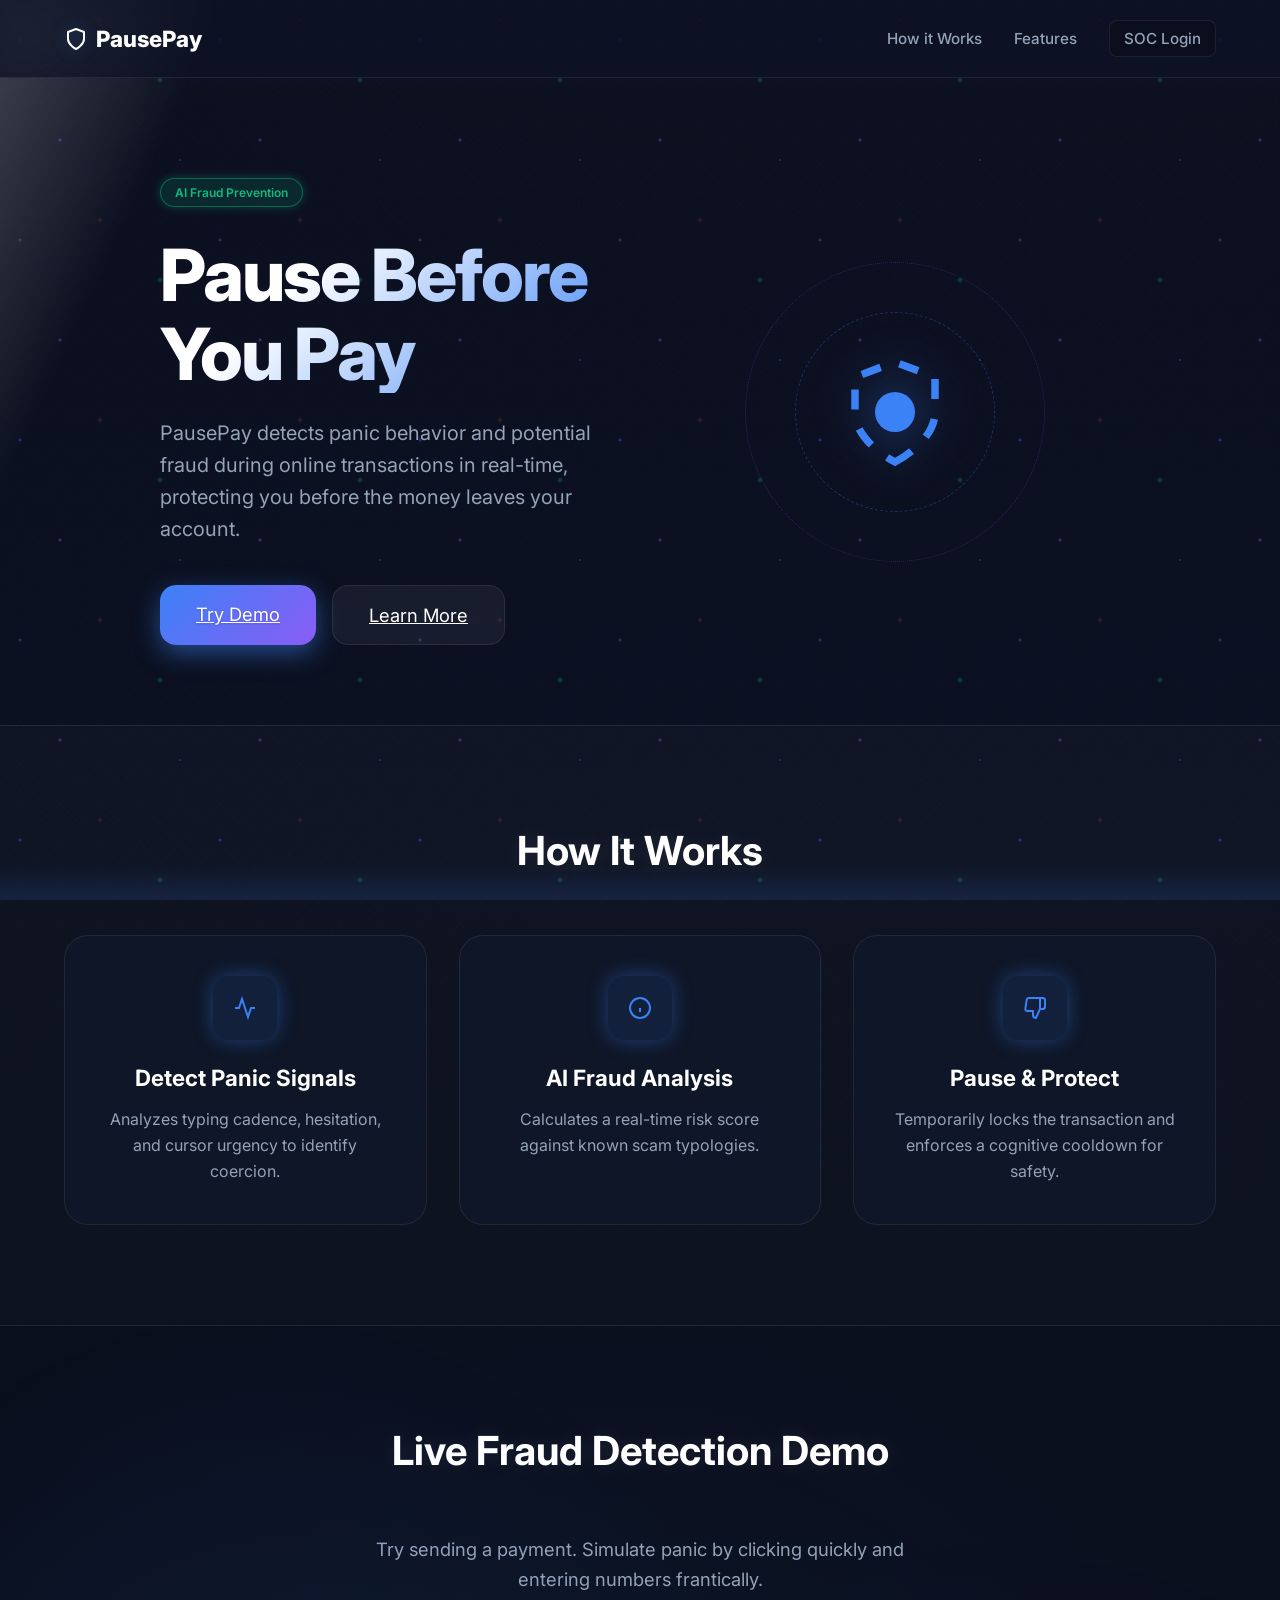
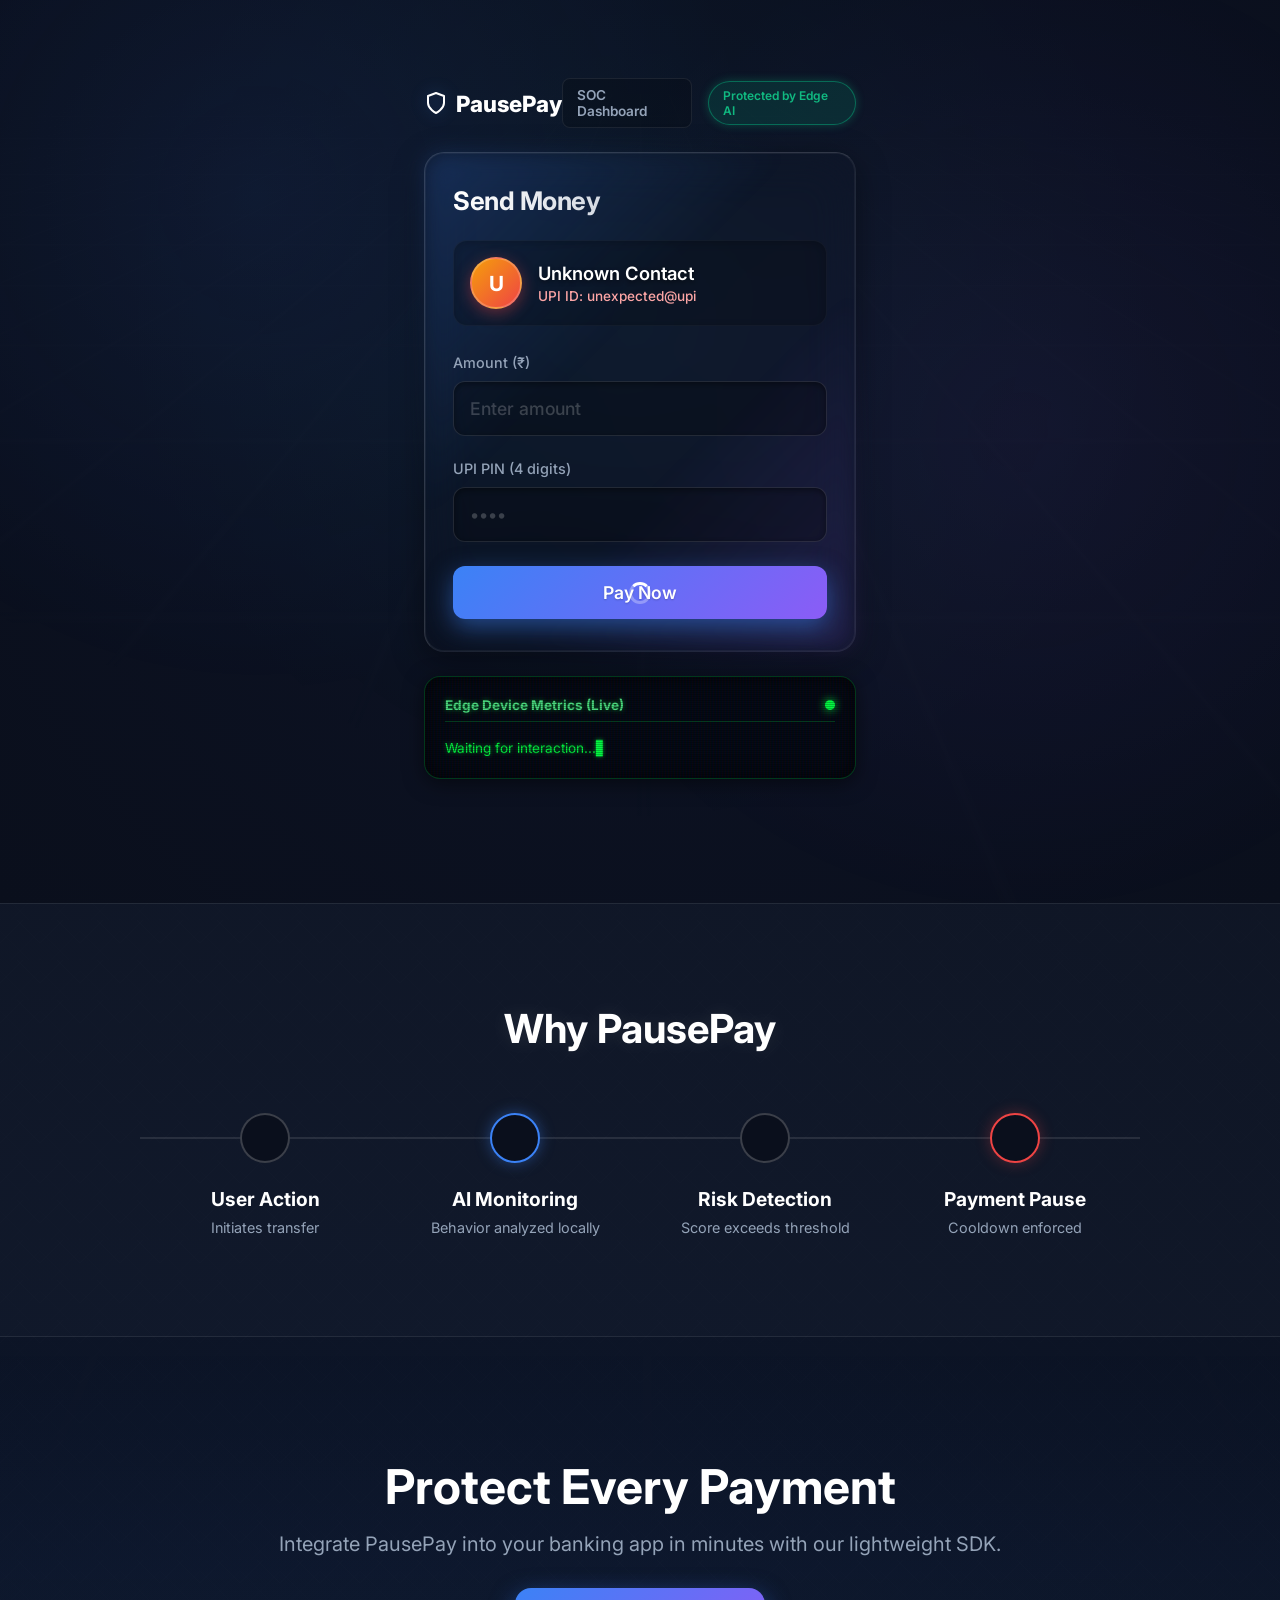
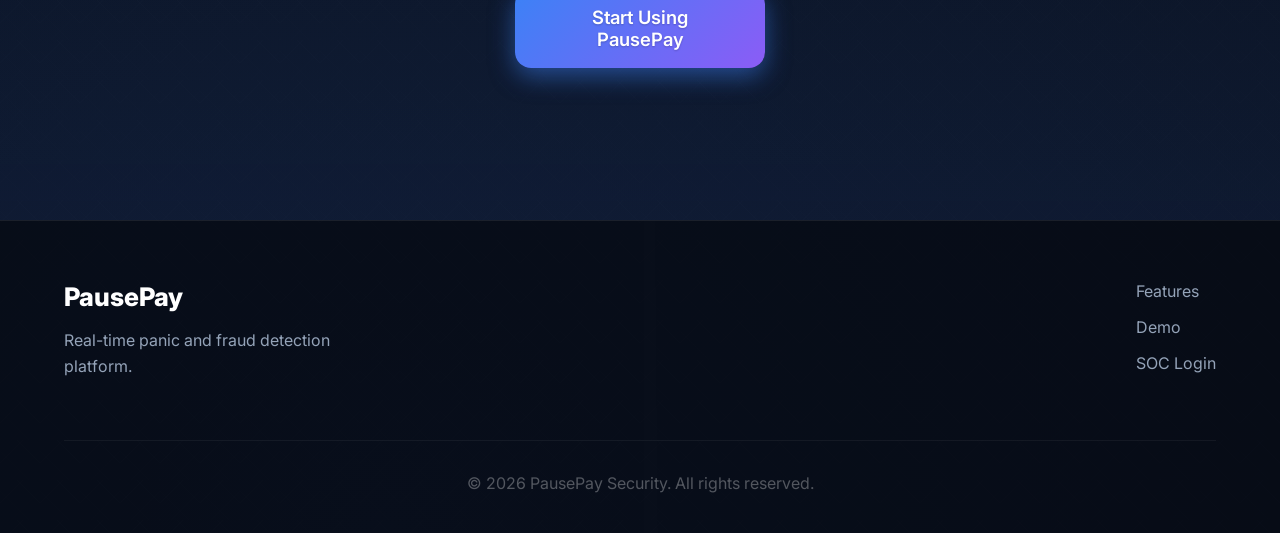
<file: index.html>
<!DOCTYPE html>
<html lang="en">

<head>
    <meta charset="UTF-8">
    <meta name="viewport" content="width=device-width, initial-scale=1.0">
    <title>PausePay - Threat Intel</title>
    <link rel="stylesheet" href="styles.css">
    <link href="https://fonts.googleapis.com/css2?family=Inter:wght@400;500;600;700&display=swap" rel="stylesheet">
</head>


<div class="site-wrapper">
   
    <nav class="main-nav">
        <div class="logo nav-logo">
            <svg width="24" height="24" viewBox="0 0 24 24" fill="none" class="shield-icon">
                <path d="M12 22s8-4 8-10V5l-8-3-8 3v7c0 6 8 10 8 10z" stroke="currentColor" stroke-width="2"
                    stroke-linecap="round" stroke-linejoin="round" />
            </svg>
            PausePay
        </div>
        <div class="nav-links">
            <a href="#how-it-works">How it Works</a>
            <a href="#features">Features</a>
            <a href="dashboard.html" target="_blank" class="dashboard-link">SOC Login</a>
        </div>
    </nav>

    <!-- Hero Section -->
    <section class="hero-section">
        <div class="hero-content">
            <div class="security-badge pulse-badge">AI Fraud Prevention</div>
            <h1 class="hero-title">Pause Before You Pay</h1>
            <p class="hero-subtitle">PausePay detects panic behavior and potential fraud during online transactions in
                real-time, protecting you before the money leaves your account.</p>
            <div class="cta-group">
                <a href="#demo" class="primary-btn hero-btn">Try Demo</a>
                <a href="#features" class="secondary-btn hero-btn">Learn More</a>
            </div>
        </div>

        <div class="hero-graphic">
            <div class="abstract-shield">
                <svg width="120" height="120" viewBox="0 0 24 24" fill="none">
                    <path d="M12 22s8-4 8-10V5l-8-3-8 3v7c0 6 8 10 8 10z" stroke="var(--accent)" stroke-width="1.5"
                        stroke-dasharray="4 4" />
                    <circle cx="12" cy="12" r="4" fill="var(--accent)" class="core-node" />
                </svg>
                <div class="orbit ring-1"></div>
                <div class="orbit ring-2"></div>
            </div>
        </div>
    </section>

    
    <section id="how-it-works" class="info-section bg-alt">
        <h2 class="section-title">How It Works</h2>
        <div class="card-grid">
            <div class="feature-card glass-card">
                <div class="icon-wrapper">
                    <svg width="24" height="24" viewBox="0 0 24 24" fill="none" stroke="currentColor" stroke-width="2">
                        <path d="M22 12h-4l-3 9L9 3l-3 9H2" />
                    </svg>
                </div>
                <h3>Detect Panic Signals</h3>
                <p>Analyzes typing cadence, hesitation, and cursor urgency to identify coercion.</p>
            </div>
            <div class="feature-card glass-card">
                <div class="icon-wrapper">
                    <svg width="24" height="24" viewBox="0 0 24 24" fill="none" stroke="currentColor" stroke-width="2">
                        <circle cx="12" cy="12" r="10" />
                        <path d="M12 16v-4" />
                        <path d="M12 8h.01" />
                    </svg>
                </div>
                <h3>AI Fraud Analysis</h3>
                <p>Calculates a real-time risk score against known scam typologies.</p>
            </div>
            <div class="feature-card glass-card">
                <div class="icon-wrapper">
                    <svg width="24" height="24" viewBox="0 0 24 24" fill="none" stroke="currentColor" stroke-width="2">
                        <path
                            d="M10 15v4a3 3 0 0 0 3 3l4-9V2H5.72a2 2 0 0 0-2 1.7l-1.38 9a2 2 0 0 0 2 2.3zm7-13h2.67A2.31 2.31 0 0 1 22 4v7a2.31 2.31 0 0 1-2.33 2H17" />
                    </svg>
                </div>
                <h3>Pause & Protect</h3>
                <p>Temporarily locks the transaction and enforces a cognitive cooldown for safety.</p>
            </div>
        </div>
    </section>

    <!-- Live Demo Section (WRAPPING ORIGINAL HTML) -->
    <section id="demo" class="demo-section">
        <div class="demo-header">
            <h2 class="section-title">Live Fraud Detection Demo</h2>
            <p>Try sending a payment. Simulate panic by clicking quickly and entering numbers frantically.</p>
        </div>

       
        <div class="background-mesh local-mesh"></div>
        <div class="payment-container">
            <!-- Header -->
            <header>
                <div class="logo">
                    <svg width="24" height="24" viewBox="0 0 24 24" fill="none" class="shield-icon">
                        <path d="M12 22s8-4 8-10V5l-8-3-8 3v7c0 6 8 10 8 10z" stroke="currentColor" stroke-width="2"
                            stroke-linecap="round" stroke-linejoin="round" />
                    </svg>
                    PausePay
                </div>
                <div class="header-right">
                    <a href="dashboard.html" target="_blank" class="dashboard-link">SOC Dashboard</a>
                    <div class="security-badge">Protected by Edge AI</div>
                </div>
            </header>

            <!-- Payment Card -->
            <div class="card glass">
                <h2>Send Money</h2>
                <div class="recipient-info">
                    <div class="avatar">U</div>
                    <div class="recipient-details">
                        <h3>Unknown Contact</h3>
                        <p>UPI ID: unexpected@upi</p>
                    </div>
                </div>

                <form id="payment-form">
                    <div class="input-group">
                        <label for="amount">Amount (₹)</label>
                        <input type="number" id="amount" placeholder="Enter amount" required autocomplete="off">
                    </div>
                    <div class="input-group">
                        <label for="pin">UPI PIN (4 digits)</label>
                        <input type="password" id="pin" maxlength="4" placeholder="••••" required autocomplete="off">
                    </div>
                    <button type="submit" id="pay-btn" class="primary-btn">
                        <span>Pay Now</span>
                        <div class="loader hidden" id="btn-loader"></div>
                    </button>
                </form>
            </div>

            <!-- Fraud Warning Modal -->
            <div id="fraud-modal" class="modal hidden">
                <div class="modal-content glass-strong">
                    <div class="warning-icon">
                        <svg width="48" height="48" viewBox="0 0 24 24" fill="none">
                            <path
                                d="M12 9v2m0 4h.01m-6.938 4h13.856c1.54 0 2.502-1.667 1.732-3L13.732 4c-.77-1.333-2.694-1.333-3.464 0L3.34 16c-.77 1.333.192 3 1.732 3z"
                                stroke="#e74c3c" stroke-width="2" stroke-linecap="round" stroke-linejoin="round" />
                        </svg>
                    </div>
                    <h2>Security Alert</h2>
                    <p>We detected unusual behavioral urgency during this transaction. This is a common pattern in panic
                        scams.</p>
                    <div class="modal-actions">
                        <button id="cancel-btn" class="secondary-btn">Cancel Transaction</button>
                        <button id="proceed-btn" class="danger-btn" disabled>Wait <span
                                id="cooldown-timer">10</span>s</button>
                    </div>
                </div>
            </div>

            <!-- Transaction Failed Modal (Hard Block) -->
            <div id="failed-modal" class="modal hidden">
                <div class="modal-content glass-strong"
                    style="border: 1px solid rgba(239, 68, 68, 0.4); box-shadow: 0 20px 40px rgba(239, 68, 68, 0.2);">
                    <div class="warning-icon" style="animation: none;">
                        <svg width="48" height="48" viewBox="0 0 24 24" fill="none">
                            <circle cx="12" cy="12" r="10" stroke="#e74c3c" stroke-width="2" />
                            <line x1="15" y1="9" x2="9" y2="15" stroke="#e74c3c" stroke-width="2"
                                stroke-linecap="round" />
                            <line x1="9" y1="9" x2="15" y2="15" stroke="#e74c3c" stroke-width="2"
                                stroke-linecap="round" />
                        </svg>
                    </div>
                    <h2>Transaction Blocked</h2>
                    <p>This transaction exceeded the acceptable risk threshold (Score: <span id="failed-risk-score"
                            style="font-weight: bold; color: #e74c3c;"></span>). For your security, the payment has been
                        automatically declined.</p>
                    <div class="modal-actions">
                        <button id="close-failed-btn" class="danger-btn">Close & Reset</button>
                    </div>
                </div>
            </div>

            <div class="debug-panel glass">
                <div class="debug-header">
                    <h4>Edge Device Metrics (Live)</h4>
                    <div class="pulse-indicator"></div>
                </div>
                <pre id="debug-metrics">Waiting for interaction...</pre>
            </div>
        </div>
       
    </section>

    <!-- Timeline Workflow -->
    <section class="info-section bg-alt timeline-section">
        <h2 class="section-title">Why PausePay</h2>
        <div class="timeline">
            <div class="timeline-item">
                <div class="dot"></div>
                <h4>User Action</h4>
                <p>Initiates transfer</p>
            </div>
            <div class="timeline-item">
                <div class="dot highlight-dot"></div>
                <h4>AI Monitoring</h4>
                <p>Behavior analyzed locally</p>
            </div>
            <div class="timeline-item">
                <div class="dot"></div>
                <h4>Risk Detection</h4>
                <p>Score exceeds threshold</p>
            </div>
            <div class="timeline-item">
                <div class="dot danger-dot"></div>
                <h4>Payment Pause</h4>
                <p>Cooldown enforced</p>
            </div>
        </div>
    </section>

    <!-- Final CTA -->
    <section class="cta-section">
        <h2>Protect Every Payment</h2>
        <p>Integrate PausePay into your banking app in minutes with our lightweight SDK.</p>
        <button class="primary-btn hero-btn" style="max-width: 250px; margin: 2rem auto;">Start Using PausePay</button>
    </section>

    <!-- Footer -->
    <footer>
        <div class="footer-content">
            <div class="footer-brand">
                <div class="logo">PausePay</div>
                <p>Real-time panic and fraud detection platform.</p>
            </div>
            <div class="footer-links">
                <a href="#how-it-works">Features</a>
                <a href="#demo">Demo</a>
                <a href="dashboard.html">SOC Login</a>
            </div>
        </div>
        <div class="footer-bottom">
            &copy; 2026 PausePay Security. All rights reserved.
        </div>
    </footer>
</div>

<script src="tracker.js"></script>
</body>

</html>
</file>
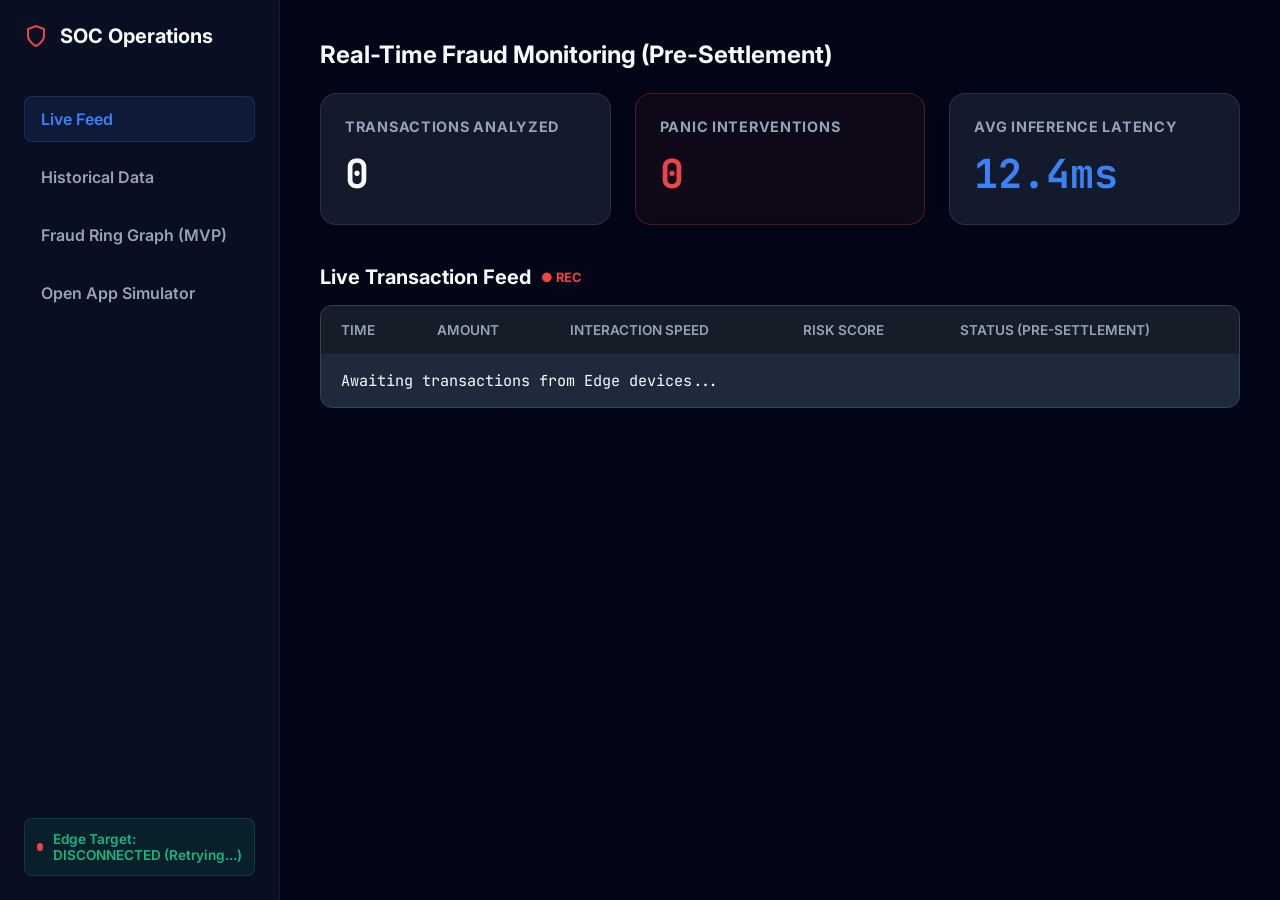
<file: dashboard.html>
<!DOCTYPE html>
<html lang="en">

<head>
    <meta charset="UTF-8">
    <meta name="viewport" content="width=device-width, initial-scale=1.0">
    <title>Bank SOC - Live Risk Dashboard</title>
    <link rel="stylesheet" href="dashboard.css">
    <link
        href="https://fonts.googleapis.com/css2?family=JetBrains+Mono:wght@400;700&family=Inter:wght@400;600;700&display=swap"
        rel="stylesheet">
</head>

<body>
    <div class="sidebar">
        <div class="logo">
            <svg width="24" height="24" viewBox="0 0 24 24" fill="none" stroke="currentColor" stroke-width="2">
                <path d="M12 22s8-4 8-10V5l-8-3-8 3v7c0 6 8 10 8 10z" />
            </svg>
            SOC Operations
        </div>
        <nav>
            <a href="#" class="active" id="nav-live">Live Feed</a>
            <a href="#" id="nav-history">Historical Data</a>
            <a href="graph.html" target="_blank">Fraud Ring Graph (MVP)</a>
            <a href="index.html" target="_blank">Open App Simulator</a>
        </nav>
        <div class="system-status">
            <div class="status-indicator"></div>
            Edge Inference Engine: ONLINE
        </div>
    </div>

    <main class="dashboard">
        <header>
            <h1>Real-Time Fraud Monitoring (Pre-Settlement)</h1>
            <div class="stats-row">
                <div class="stat-card">
                    <h3>Transactions Analyzed</h3>
                    <div class="value" id="total-tx">0</div>
                </div>
                <div class="stat-card warning">
                    <h3>Panic Interventions</h3>
                    <div class="value" id="total-panic">0</div>
                </div>
                <div class="stat-card">
                    <h3>Avg Inference latency</h3>
                    <div class="value highlight">12.4ms</div>
                </div>
            </div>
        </header>

        <section class="live-feed">
            <h2>Live Transaction Feed <span class="blink">● REC</span></h2>
            <div class="table-container">
                <table id="tx-table">
                    <thead>
                        <tr>
                            <th>Time</th>
                            <th>Amount</th>
                            <th>Interaction Speed</th>
                            <th>Risk Score</th>
                            <th>Status (Pre-Settlement)</th>
                        </tr>
                    </thead>
                    <tbody id="tx-body">
                       
                        <tr class="empty-state">
                            <td colspan="5">Awaiting transactions from Edge devices...</td>
                        </tr>
                    </tbody>
                </table>
            </div>
        </section>
    </main>
    <script src="dashboard.js"></script>
</body>

</html>
</file>
<file: styles.css>
:root {

    --bg-dark: #0a0f1c;
    --card-bg: rgba(15, 23, 42, 0.7);
    --text-primary: #ffffff;
    --text-secondary: #94a3b8;


    --accent: #3b82f6;
    --accent-glow: rgba(59, 130, 246, 0.4);
    --accent-hover: #60a5fa;
    --accent-purple: #8b5cf6;
    --danger: #ef4444;
    --danger-glow: rgba(239, 68, 68, 0.3);
    --success: #10b981;
    --success-glow: rgba(16, 185, 129, 0.3);

    --glass-border: rgba(255, 255, 255, 0.08);
    --glass-highlight: rgba(255, 255, 255, 0.15);
}

* {
    margin: 0;
    padding: 0;
    box-sizing: border-box;
    font-family: 'Inter', sans-serif;
}

body {
    background-color: var(--bg-dark);
    background-image:
        radial-gradient(circle at 15% 50%, rgba(59, 130, 246, 0.08) 0%, transparent 50%),
        radial-gradient(circle at 85% 30%, rgba(139, 92, 246, 0.05) 0%, transparent 50%),
        repeating-linear-gradient(45deg, rgba(255, 255, 255, 0.01) 0px, transparent 1px, transparent 20px),
        repeating-linear-gradient(-45deg, rgba(255, 255, 255, 0.01) 0px, transparent 1px, transparent 20px);
    background-size: 200% 200%, 200% 200%, 40px 40px, 40px 40px;
    background-position: 0% 0%, 100% 100%, 0 0, 0 0;
    color: var(--text-primary);
    min-height: 100vh;
    overflow-x: hidden;
    position: relative;
    animation: futuristic-bg-drift 30s ease-in-out infinite alternate;
}

@keyframes futuristic-bg-drift {
    0% {
        background-position: 0% 0%, 100% 100%, 0 0, 0 0;
    }

    50% {
        background-position: 100% 100%, 0% 0%, 20px 20px, -20px -20px;
    }

    100% {
        background-position: 0% 0%, 100% 100%, 40px 40px, -40px -40px;
    }
}


.background-mesh {
    position: absolute;
    top: -50%;
    left: -50%;
    width: 200%;
    height: 200%;
    background:
        radial-gradient(circle at 20% 40%, rgba(59, 130, 246, 0.15) 0%, transparent 40%),
        radial-gradient(circle at 80% 60%, rgba(139, 92, 246, 0.12) 0%, transparent 40%),
        radial-gradient(circle at 50% 50%, rgba(0, 255, 170, 0.05) 0%, transparent 60%);
    background-size: 100% 100%;
    z-index: 0;
    animation: cosmic-drift 25s infinite linear;
}

.background-mesh::after {
    content: '';
    position: absolute;
    inset: 0;
    background-image:
        linear-gradient(rgba(255, 255, 255, 0.02) 1px, transparent 1px),
        linear-gradient(90deg, rgba(255, 255, 255, 0.02) 1px, transparent 1px);
    background-size: 40px 40px;
    z-index: -1;
    perspective: 1000px;
    transform: perspective(500px) rotateX(60deg) translateY(-100px) scale(3);
    animation: grid-move 15s infinite linear;
    opacity: 0.3;
}

@keyframes cosmic-drift {
    0% {
        transform: rotate(0deg) scale(1);
    }

    50% {
        transform: rotate(180deg) scale(1.1);
    }

    100% {
        transform: rotate(360deg) scale(1);
    }
}

@keyframes grid-move {
    0% {
        background-position: 0 0;
    }

    100% {
        background-position: 0 40px;
    }
}

.payment-container {
    position: relative;
    z-index: 10;
    width: 100%;
    max-width: 480px;
    padding: 24px;
    display: flex;
    flex-direction: column;
    gap: 24px;
}

header {
    display: flex;
    justify-content: space-between;
    align-items: center;
}

.logo {
    display: flex;
    align-items: center;
    gap: 8px;
    font-weight: 800;
    font-size: 1.4rem;
    color: var(--text-primary);
}

.shield-icon {
    stroke: var(--accent);
    filter: drop-shadow(0 0 8px var(--accent-glow));
    animation: shield-pulse 3s infinite ease-in-out;
}

@keyframes shield-pulse {

    0%,
    100% {
        filter: drop-shadow(0 0 4px var(--accent-glow));
        transform: scale(1);
    }

    50% {
        filter: drop-shadow(0 0 12px var(--accent));
        transform: scale(1.05);
    }
}

.security-badge {
    position: relative;
    font-size: 0.75rem;
    font-weight: 600;
    background: rgba(0, 255, 170, 0.1);
    color: var(--success);
    padding: 6px 14px;
    border-radius: 999px;
    border: 1px solid rgba(0, 255, 170, 0.3);
    box-shadow: 0 0 10px var(--success-glow);
    overflow: hidden;
}

.security-badge::before {
    content: '';
    position: absolute;
    top: 0;
    left: -100%;
    width: 50%;
    height: 100%;
    background: linear-gradient(90deg, transparent, rgba(16, 185, 129, 0.4), transparent);
    animation: scan-sweep 3s infinite linear;
}

@keyframes scan-sweep {
    0% {
        left: -100%;
    }

    20%,
    100% {
        left: 200%;
    }
}


.glass {
    background: var(--card-bg);
    backdrop-filter: blur(24px);
    -webkit-backdrop-filter: blur(24px);
    border: 1px solid var(--glass-border);
    border-top: 1px solid var(--glass-highlight);
    border-left: 1px solid var(--glass-highlight);
    border-radius: 20px;
    box-shadow:
        0 8px 32px 0 rgba(0, 0, 0, 0.4),
        0 0 0 1px rgba(255, 255, 255, 0.05) inset;
    transition: all 0.4s cubic-bezier(0.175, 0.885, 0.32, 1.275);
}

.card {
    padding: 32px 28px;
    animation: card-float 6s infinite ease-in-out;
    position: relative;
    background: transparent;
}

.card::after {
    content: '';
    position: absolute;
    inset: -1px;
    border-radius: 20px;
    background: linear-gradient(135deg, var(--accent-glow), transparent 40%, transparent 60%, rgba(139, 92, 246, 0.3));
    z-index: -1;
    filter: blur(10px);
    opacity: 0.5;
    animation: breathing-glow 4s infinite alternate;
}

@keyframes card-float {

    0%,
    100% {
        transform: translateY(0);
    }

    50% {
        transform: translateY(-8px);
    }
}

@keyframes breathing-glow {
    0% {
        opacity: 0.4;
        filter: blur(10px);
    }

    100% {
        opacity: 0.8;
        filter: blur(15px);
    }
}

.card:hover {
    border-color: rgba(59, 130, 246, 0.4);
    box-shadow:
        0 15px 45px rgba(0, 0, 0, 0.5),
        0 0 20px rgba(59, 130, 246, 0.2);
}

.card h2 {
    font-size: 1.6rem;
    font-weight: 700;
    margin-bottom: 24px;
    letter-spacing: -0.5px;
    background: linear-gradient(to right, #fff, #94a3b8);
    -webkit-background-clip: text;
    background-clip: text;
    -webkit-text-fill-color: transparent;
}

.recipient-info {
    display: flex;
    align-items: center;
    gap: 16px;
    background: rgba(0, 0, 0, 0.2);
    padding: 16px;
    border-radius: 14px;
    margin-bottom: 28px;
    border: 1px solid rgba(255, 255, 255, 0.03);
    box-shadow: inset 0 2px 10px rgba(0, 0, 0, 0.2);
}

.avatar {
    width: 52px;
    height: 52px;
    background: linear-gradient(135deg, #f59e0b, #ef4444);
    border-radius: 50%;
    display: flex;
    justify-content: center;
    align-items: center;
    font-weight: 700;
    font-size: 1.3rem;
    color: white;
    box-shadow: 0 4px 15px rgba(239, 68, 68, 0.4);
    border: 2px solid rgba(255, 255, 255, 0.2);
}

.recipient-details h3 {
    font-size: 1.15rem;
    font-weight: 600;
    text-shadow: 0 2px 4px rgba(0, 0, 0, 0.5);
    color: #fff;
}

.recipient-details p {
    font-size: 0.85rem;
    color: #fca5a5;
    font-weight: 500;
    margin-top: 4px;
}


.input-group {
    display: flex;
    flex-direction: column;
    gap: 10px;
    margin-bottom: 24px;
    position: relative;
}

.input-group label {
    font-size: 0.9rem;
    font-weight: 500;
    color: var(--text-secondary);
    transition: color 0.3s;
}

.input-group input {
    background: rgba(0, 0, 0, 0.25);
    border: 1px solid rgba(255, 255, 255, 0.1);
    color: #fff;
    padding: 16px;
    border-radius: 12px;
    font-size: 1.1rem;
    font-weight: 500;
    transition: all 0.3s cubic-bezier(0.4, 0, 0.2, 1);
    box-shadow: inset 0 2px 6px rgba(0, 0, 0, 0.4);
}

.input-group input::placeholder {
    color: rgba(255, 255, 255, 0.2);
}

.input-group input:focus {
    outline: none;
    border-color: var(--accent);
    background: rgba(59, 130, 246, 0.05);
    box-shadow:
        inset 0 2px 6px rgba(0, 0, 0, 0.4),
        0 0 0 3px rgba(59, 130, 246, 0.2),
        0 0 15px rgba(59, 130, 246, 0.3);
}

.input-group:focus-within label {
    color: var(--accent);
    text-shadow: 0 0 8px var(--accent-glow);
}


button {
    width: 100%;
    padding: 16px 20px;
    border: none;
    border-radius: 12px;
    font-size: 1.1rem;
    font-weight: 600;
    cursor: pointer;
    transition: all 0.3s cubic-bezier(0.175, 0.885, 0.32, 1.275);
    display: flex;
    justify-content: center;
    align-items: center;
    position: relative;
    overflow: hidden;
    z-index: 1;
}

.primary-btn {
    background: linear-gradient(135deg, var(--accent), var(--accent-purple));
    color: white;
    margin-top: 12px;
    box-shadow: 0 8px 25px rgba(59, 130, 246, 0.5);
    text-shadow: 0 1px 2px rgba(0, 0, 0, 0.2);
}

.primary-btn::before {
    content: '';
    position: absolute;
    top: 0;
    left: 0;
    right: 0;
    bottom: 0;
    background: linear-gradient(135deg, var(--accent-hover), #9f7aea);
    z-index: -1;
    opacity: 0;
    transition: opacity 0.3s;
}

.primary-btn::after {
    content: '';
    position: absolute;
    top: 0;
    left: -100%;
    width: 50%;
    height: 100%;
    background: linear-gradient(90deg, transparent, rgba(255, 255, 255, 0.3), transparent);
    transform: skewX(-25deg);
    transition: left 0s;
    z-index: -1;
}

.primary-btn:hover {
    transform: translateY(-3px) scale(1.02);
    box-shadow: 0 15px 35px rgba(59, 130, 246, 0.6);
}

.primary-btn:hover::before {
    opacity: 1;
}

.primary-btn:hover::after {
    left: 200%;
    transition: left 0.7s ease-in-out;
}

.primary-btn:active {
    transform: translateY(1px) scale(0.98);
}

.secondary-btn {
    background: rgba(255, 255, 255, 0.05);
    color: var(--text-primary);
    border: 1px solid var(--glass-border);
    backdrop-filter: blur(8px);
}

.secondary-btn:hover {
    background: rgba(255, 255, 255, 0.1);
    transform: translateY(-2px);
    border-color: rgba(255, 255, 255, 0.3);
}

.danger-btn {
    background: linear-gradient(135deg, rgba(239, 68, 68, 0.2), rgba(220, 38, 38, 0.4));
    color: #fca5a5;
    border: 1px solid rgba(239, 68, 68, 0.4);
    box-shadow: 0 4px 15px rgba(239, 68, 68, 0.2);
}

.danger-btn:not(:disabled):hover {
    background: linear-gradient(135deg, rgba(239, 68, 68, 0.4), rgba(220, 38, 38, 0.6));
    color: #fff;
    box-shadow: 0 8px 25px rgba(239, 68, 68, 0.4);
    transform: translateY(-2px);
    border-color: var(--danger);
}


.modal {
    position: fixed;
    top: 0;
    left: 0;
    width: 100%;
    height: 100%;
    background: rgba(0, 0, 0, 0.75);
    backdrop-filter: blur(12px);
    display: flex;
    justify-content: center;
    align-items: center;
    z-index: 1000;
    padding: 24px;
    opacity: 1;
    transition: all 0.4s cubic-bezier(0.175, 0.885, 0.32, 1.275);
}

.modal.hidden {
    opacity: 0;
    pointer-events: none;
    backdrop-filter: blur(0px);
}

.glass-strong {
    background: rgba(10, 15, 30, 0.95);
    backdrop-filter: blur(30px);
    border: 1px solid rgba(255, 255, 255, 0.1);
    border-top: 1px solid rgba(255, 255, 255, 0.2);
    border-radius: 20px;
    box-shadow: 0 30px 60px rgba(0, 0, 0, 0.6);
}

.modal-content {
    padding: 40px 32px;
    text-align: center;
    max-width: 440px;
    transform: scale(1) translateY(0);
    transition: all 0.4s cubic-bezier(0.175, 0.885, 0.32, 1.275);
    position: relative;
    overflow: hidden;
}

.modal.hidden .modal-content {
    transform: scale(0.9) translateY(40px);
}


#fraud-modal .modal-content::before,
#failed-modal .modal-content::before {
    content: '';
    position: absolute;
    top: -50%;
    left: -50%;
    width: 200%;
    height: 200%;
    background: radial-gradient(circle at center, var(--danger-glow) 0%, transparent 50%);
    z-index: -1;
    animation: alert-pulse-bg 2s infinite alternate;
    pointer-events: none;
}

@keyframes alert-pulse-bg {
    0% {
        opacity: 0.3;
        transform: scale(0.8);
    }

    100% {
        opacity: 0.7;
        transform: scale(1);
    }
}

.warning-icon {
    display: flex;
    justify-content: center;
    align-items: center;
    margin: 0 auto 24px auto;
    width: 80px;
    height: 80px;
    border-radius: 50%;
    background: rgba(239, 68, 68, 0.1);
    border: 1px solid rgba(239, 68, 68, 0.3);
    position: relative;
    animation: icon-float 3s infinite ease-in-out;
}

.warning-icon::after {
    content: '';
    position: absolute;
    inset: -10px;
    border-radius: 50%;
    border: 2px solid var(--danger);
    opacity: 0;
    animation: ring-pulse 2s infinite cubic-bezier(0.215, 0.610, 0.355, 1);
}

@keyframes ring-pulse {
    0% {
        transform: scale(0.8);
        opacity: 0.8;
    }

    100% {
        transform: scale(1.5);
        opacity: 0;
    }
}

@keyframes icon-float {

    0%,
    100% {
        transform: translateY(0);
    }

    50% {
        transform: translateY(-5px);
    }
}

.modal-content h2 {
    color: var(--danger);
    font-size: 1.8rem;
    margin-bottom: 16px;
    text-shadow: 0 0 15px var(--danger-glow);
}

.modal-content p {
    color: #cbd5e1;
    line-height: 1.6;
    margin-bottom: 32px;
    font-size: 1.05rem;
}

.modal-actions {
    display: flex;
    flex-direction: column;
    gap: 16px;
}


.debug-panel {
    padding: 20px;
    font-family: 'JetBrains Mono', monospace;
    font-size: 0.85rem;
    color: #00ff41;
    border-radius: 16px;
    background: rgba(0, 5, 15, 0.8);
    border: 1px solid rgba(0, 255, 65, 0.2);
    box-shadow:
        inset 0 0 20px rgba(0, 0, 0, 0.8),
        0 4px 20px rgba(0, 0, 0, 0.5);
    position: relative;
    overflow: hidden;
}

.debug-panel::before {
    content: " ";
    display: block;
    position: absolute;
    top: 0;
    left: 0;
    bottom: 0;
    right: 0;
    background: linear-gradient(rgba(18, 16, 16, 0) 50%, rgba(0, 0, 0, 0.25) 50%), linear-gradient(90deg, rgba(255, 0, 0, 0.06), rgba(0, 255, 0, 0.02), rgba(0, 0, 255, 0.06));
    z-index: 2;
    background-size: 100% 2px, 3px 100%;
    pointer-events: none;
}

.debug-header {
    display: flex;
    justify-content: space-between;
    align-items: center;
    margin-bottom: 16px;
    color: #4ade80;
    border-bottom: 1px solid rgba(0, 255, 65, 0.2);
    padding-bottom: 8px;
    text-shadow: 0 0 5px rgba(0, 255, 65, 0.5);
}

.pulse-indicator {
    width: 10px;
    height: 10px;
    background: #00ff41;
    border-radius: 50%;
    box-shadow: 0 0 10px #00ff41;
    animation: terminal-blink 1s infinite;
}

#debug-metrics {
    white-space: pre-wrap;
    word-break: break-all;
    background: transparent;
    padding: 0;
    text-shadow: 0 0 4px rgba(0, 255, 65, 0.6);
    line-height: 1.5;
}

#debug-metrics::after {
    content: '▋';
    animation: terminal-blink 1s infinite;
    opacity: 1;
}

@keyframes terminal-blink {

    0%,
    49% {
        opacity: 1;
    }

    50%,
    100% {
        opacity: 0;
    }
}


.loader {
    width: 22px;
    height: 22px;
    border: 3px solid rgba(255, 255, 255, 0.3);
    border-radius: 50%;
    border-top-color: white;
    animation: spin 0.8s ease-in-out infinite;
    position: absolute;
}

@keyframes spin {
    to {
        transform: rotate(360deg);
    }
}

.header-right {
    display: flex;
    align-items: center;
    gap: 16px;
}

.dashboard-link {
    font-size: 0.85rem;
    font-weight: 600;
    color: var(--text-secondary);
    text-decoration: none;
    border: 1px solid var(--glass-border);
    background: rgba(0, 0, 0, 0.2);
    padding: 8px 14px;
    border-radius: 8px;
    transition: all 0.3s;
}

.dashboard-link:hover {
    color: #fff;
    background: rgba(59, 130, 246, 0.2);
    border-color: var(--accent);
    box-shadow: 0 0 10px var(--accent-glow);
}

button:disabled {
    opacity: 0.5;
    filter: grayscale(50%);
    cursor: not-allowed;
}

.site-wrapper {
    width: 100%;
    min-height: 100vh;
    display: flex;
    flex-direction: column;
    position: relative;
    z-index: 10;
    overflow-y: auto;
    overflow-x: hidden;
}


.site-wrapper::before,
.site-wrapper::after {
    content: '';
    position: fixed;
    top: 0;
    left: 0;
    right: 0;
    bottom: 0;
    pointer-events: none;
    z-index: -1;
}


.site-wrapper::before {
    background-image:
        radial-gradient(2px 2px at 10% 20%, rgba(59, 130, 246, 0.5) 50%, transparent),
        radial-gradient(3px 3px at 80% 40%, rgba(16, 185, 129, 0.4) 50%, transparent),
        radial-gradient(2px 2px at 30% 70%, rgba(139, 92, 246, 0.6) 50%, transparent),
        radial-gradient(1.5px 1.5px at 90% 80%, rgba(59, 130, 246, 0.4) 50%, transparent),
        radial-gradient(2.5px 2.5px at 50% 10%, rgba(239, 68, 68, 0.3) 50%, transparent);
    background-size: 200px 200px;
    animation: floating-nodes 100s linear infinite;
    opacity: 0.6;
}


.site-wrapper::after {
    background: linear-gradient(to bottom,
            transparent 0%,
            rgba(59, 130, 246, 0.02) 48%,
            rgba(59, 130, 246, 0.15) 50%,
            rgba(59, 130, 246, 0.02) 52%,
            transparent 100%);
    background-size: 100% 200%;
    animation: scanner-sweep 8s ease-in-out infinite;
    mix-blend-mode: screen;
}

@keyframes floating-nodes {
    0% {
        background-position: 0px 0px, 0px 0px, 0px 0px, 0px 0px, 0px 0px;
    }

    100% {
        background-position: 200px -200px, -150px 150px, 100px -100px, -200px 200px, 150px 150px;
    }
}

@keyframes scanner-sweep {
    0% {
        background-position: 0% -100%;
    }

    100% {
        background-position: 0% 200%;
    }
}


.main-nav {
    display: flex;
    justify-content: space-between;
    align-items: center;
    padding: 20px 5%;
    background: rgba(13, 19, 38, 0.8);
    backdrop-filter: blur(20px);
    border-bottom: 1px solid var(--glass-border);
    position: sticky;
    top: 0;
    z-index: 1000;
}

.nav-links {
    display: flex;
    gap: 32px;
    align-items: center;
}

.nav-links a {
    color: var(--text-secondary);
    text-decoration: none;
    font-weight: 500;
    font-size: 0.95rem;
    transition: color 0.3s;
}

.nav-links a:hover {
    color: #fff;
    text-shadow: 0 0 10px var(--accent-glow);
}


.hero-section {
    display: flex;
    align-items: center;
    justify-content: space-between;
    padding: 100px 5% 80px;
    max-width: 1400px;
    margin: 0 auto;
    min-height: 70vh;
    gap: 60px;
}

.hero-content {
    flex: 1;
    max-width: 600px;
}

.pulse-badge {
    display: inline-block;
    margin-bottom: 24px;
}

.hero-title {
    font-size: 4.5rem;
    font-weight: 800;
    line-height: 1.1;
    margin-bottom: 24px;
    letter-spacing: -2px;
    background: linear-gradient(135deg, #fff 30%, var(--accent));
    -webkit-background-clip: text;
    background-clip: text;
    -webkit-text-fill-color: transparent;
}

.hero-subtitle {
    font-size: 1.25rem;
    color: var(--text-secondary);
    line-height: 1.6;
    margin-bottom: 40px;
}

.cta-group {
    display: flex;
    gap: 16px;
}

.hero-btn {
    width: auto;
    padding: 18px 36px;
    font-size: 1.15rem;
    border-radius: 16px;
    margin-top: 0;
}


.hero-graphic {
    flex: 1;
    display: flex;
    justify-content: center;
    align-items: center;
}

.abstract-shield {
    position: relative;
    width: 300px;
    height: 300px;
    display: flex;
    justify-content: center;
    align-items: center;
}

.abstract-shield svg {
    position: relative;
    z-index: 10;
    filter: drop-shadow(0 0 20px var(--accent-glow));
    animation: float 6s infinite ease-in-out;
}

.orbit {
    position: absolute;
    border-radius: 50%;
    border: 1px dashed rgba(59, 130, 246, 0.3);
}

.ring-1 {
    width: 200px;
    height: 200px;
    animation: spin 20s linear infinite;
}

.ring-2 {
    width: 300px;
    height: 300px;
    border-style: dotted;
    border-color: rgba(139, 92, 246, 0.3);
    animation: spin 30s linear infinite reverse;
}

@keyframes float {

    0%,
    100% {
        transform: translateY(0);
    }

    50% {
        transform: translateY(-20px);
    }
}


.info-section {
    padding: 100px 5%;
    max-width: 1400px;
    margin: 0 auto;
    width: 100%;
}

.bg-alt {
    background: rgba(255, 255, 255, 0.02);
    border-top: 1px solid var(--glass-border);
    border-bottom: 1px solid var(--glass-border);
}

.section-title {
    font-size: 2.5rem;
    font-weight: 700;
    text-align: center;
    margin-bottom: 60px;
    color: #fff;
    text-shadow: 0 0 20px rgba(255, 255, 255, 0.1);
}


.card-grid {
    display: grid;
    grid-template-columns: repeat(auto-fit, minmax(300px, 1fr));
    gap: 32px;
}

.glass-card {
    background: var(--card-bg);
    backdrop-filter: blur(12px);
    border: 1px solid var(--glass-border);
    padding: 40px 32px;
    border-radius: 24px;
    transition: transform 0.3s, box-shadow 0.3s;
    text-align: center;
}

.glass-card:hover {
    transform: translateY(-8px);
    box-shadow: 0 20px 40px rgba(0, 0, 0, 0.4), inset 0 0 0 1px var(--accent);
}

.icon-wrapper {
    width: 64px;
    height: 64px;
    background: rgba(59, 130, 246, 0.1);
    border-radius: 16px;
    display: flex;
    justify-content: center;
    align-items: center;
    margin: 0 auto 24px;
    color: var(--accent);
    box-shadow: 0 0 20px var(--accent-glow);
}

.feature-card h3 {
    font-size: 1.4rem;
    margin-bottom: 16px;
    color: #fff;
}

.feature-card p {
    color: var(--text-secondary);
    line-height: 1.6;
}


.demo-section {
    padding: 100px 5%;
    display: flex;
    flex-direction: column;
    align-items: center;
    position: relative;
    background: radial-gradient(circle at center, rgba(13, 19, 38, 1) 0%, var(--bg-dark) 100%);
}

.demo-header {
    text-align: center;
    max-width: 600px;
    margin-bottom: 60px;
}

.demo-header p {
    color: var(--text-secondary);
    font-size: 1.15rem;
    line-height: 1.6;
}

.local-mesh {
    position: absolute;
    width: 100%;
    height: 100%;
    top: 0;
    left: 0;
    opacity: 0.5;
}


.stats-section {
    display: flex;
    justify-content: center;
    gap: 80px;
    flex-wrap: wrap;
    text-align: center;
}

.stat-number {
    font-size: 4rem;
    font-weight: 800;
    background: linear-gradient(135deg, var(--accent), var(--accent-purple));
    -webkit-background-clip: text;
    background-clip: text;
    -webkit-text-fill-color: transparent;
    margin-bottom: 8px;
    filter: drop-shadow(0 0 10px rgba(59, 130, 246, 0.3));
}

.stat-label {
    font-size: 1.1rem;
    color: var(--text-secondary);
    font-weight: 500;
    text-transform: uppercase;
    letter-spacing: 2px;
}


.timeline {
    display: flex;
    justify-content: space-between;
    position: relative;
    max-width: 1000px;
    margin: 0 auto;
}

.timeline::before {
    content: '';
    position: absolute;
    top: 24px;
    left: 0;
    right: 0;
    height: 2px;
    background: rgba(255, 255, 255, 0.1);
    z-index: 0;
}

.timeline::after {
    content: '';
    position: absolute;
    top: 24px;
    left: 0;
    width: 0%;
    height: 2px;
    background: linear-gradient(90deg, var(--accent), var(--danger));
    z-index: 1;
    animation: fill-line 8s infinite ease-in-out;
}

@keyframes fill-line {
    0% {
        width: 0%;
    }

    50%,
    100% {
        width: 100%;
    }
}

.timeline-item {
    position: relative;
    z-index: 2;
    text-align: center;
    flex: 1;
}

.dot {
    width: 50px;
    height: 50px;
    background: var(--bg-dark);
    border: 2px solid rgba(255, 255, 255, 0.2);
    border-radius: 50%;
    margin: 0 auto 24px;
    transition: all 0.3s;
}

.highlight-dot {
    border-color: var(--accent);
    box-shadow: 0 0 15px var(--accent-glow);
}

.danger-dot {
    border-color: var(--danger);
    box-shadow: 0 0 15px var(--danger-glow);
}

.timeline-item h4 {
    font-size: 1.2rem;
    margin-bottom: 8px;
    color: #fff;
}

.timeline-item p {
    color: var(--text-secondary);
    font-size: 0.9rem;
}


.cta-section {
    text-align: center;
    padding: 120px 5%;
    background: linear-gradient(180deg, transparent, rgba(59, 130, 246, 0.05));
}

.cta-section h2 {
    font-size: 3rem;
    margin-bottom: 16px;
}

.cta-section p {
    font-size: 1.25rem;
    color: var(--text-secondary);
}

footer {
    background: rgba(0, 0, 0, 0.4);
    border-top: 1px solid var(--glass-border);
    padding: 60px 5% 40px;
}

.footer-content {
    display: flex;
    justify-content: space-between;
    max-width: 1400px;
    margin: 0 auto 60px;
}

.footer-brand .logo {
    font-size: 1.6rem;
    margin-bottom: 16px;
}

.footer-brand p {
    color: var(--text-secondary);
    max-width: 300px;
    line-height: 1.6;
}

.footer-links {
    display: flex;
    flex-direction: column;
    gap: 16px;
}

.footer-links a {
    color: var(--text-secondary);
    text-decoration: none;
    transition: color 0.3s;
}

.footer-links a:hover {
    color: var(--accent);
}

.footer-bottom {
    text-align: center;
    color: rgba(255, 255, 255, 0.3);
    padding-top: 32px;
    border-top: 1px solid rgba(255, 255, 255, 0.05);
    max-width: 1400px;
    margin: 0 auto;
}
</file>
<file: dashboard.css>
:root {
    --bg-darker: #020617;
    --sidebar-bg: #0f172a;
    --card-bg: #1e293b;
    --text-primary: #f8fafc;
    --text-muted: #94a3b8;
    --accent: #3b82f6;
    --danger: #ef4444;
    --danger-bg: rgba(239, 68, 68, 0.15);
    --warning: #f59e0b;
    --success: #10b981;
    --border: #334155;
    --font-mono: 'JetBrains Mono', monospace;
    --font-sans: 'Inter', sans-serif;
}

* {
    margin: 0;
    padding: 0;
    box-sizing: border-box;
}

body {
    background-color: var(--bg-darker);
    background-image:
        radial-gradient(circle at 0% 0%, rgba(59, 130, 246, 0.05) 0%, transparent 40%),
        radial-gradient(circle at 100% 100%, rgba(2ef2ff, 0.03) 0%, transparent 40%);
    color: var(--text-primary);
    font-family: var(--font-sans);
    display: flex;
    height: 100vh;
    overflow: hidden;
}

.sidebar {
    width: 280px;
    background: rgba(15, 23, 42, 0.6);
    backdrop-filter: blur(16px);
    -webkit-backdrop-filter: blur(16px);
    border-right: 1px solid rgba(255, 255, 255, 0.05);
    display: flex;
    flex-direction: column;
    padding: 24px;
    box-shadow: 4px 0 24px rgba(0, 0, 0, 0.2);
    z-index: 10;
}

.logo {
    display: flex;
    align-items: center;
    gap: 12px;
    font-size: 1.25rem;
    font-weight: 700;
    margin-bottom: 48px;
    color: var(--text-primary);
}

.logo svg {
    stroke: var(--danger);
}

nav {
    display: flex;
    flex-direction: column;
    gap: 12px;
    flex: 1;
}

nav a {
    color: var(--text-muted);
    text-decoration: none;
    padding: 12px 16px;
    border-radius: 8px;
    transition: all 0.2s;
    font-weight: 600;
    border: 1px solid transparent;
}

nav a:hover {
    color: var(--text-primary);
    background: rgba(255, 255, 255, 0.05);
}

nav a.active {
    background: rgba(59, 130, 246, 0.1);
    color: var(--accent);
    border: 1px solid rgba(59, 130, 246, 0.2);
}

.system-status {
    margin-top: auto;
    background: rgba(16, 185, 129, 0.1);
    border: 1px solid rgba(16, 185, 129, 0.2);
    padding: 12px;
    border-radius: 8px;
    font-size: 0.85rem;
    display: flex;
    align-items: center;
    gap: 10px;
    color: var(--success);
    font-weight: 600;
}

.status-indicator {
    width: 8px;
    height: 8px;
    background: var(--success);
    border-radius: 50%;
    animation: blink 2s infinite;
}


.dashboard {
    flex: 1;
    padding: 40px;
    overflow-y: auto;
}

.dashboard h1 {
    font-size: 1.5rem;
    margin-bottom: 24px;
    font-weight: 700;
}

.stats-row {
    display: grid;
    grid-template-columns: repeat(3, 1fr);
    gap: 24px;
    margin-bottom: 40px;
}

.stat-card {
    background: rgba(30, 41, 59, 0.6);
    backdrop-filter: blur(12px);
    border: 1px solid rgba(255, 255, 255, 0.1);
    padding: 24px;
    border-radius: 16px;
    box-shadow: 0 4px 20px rgba(0, 0, 0, 0.15);
    transition: all 0.3s cubic-bezier(0.4, 0, 0.2, 1);
    position: relative;
    overflow: hidden;
}

.stat-card::before {
    content: '';
    position: absolute;
    top: 0;
    left: 0;
    right: 0;
    height: 3px;
    background: linear-gradient(90deg, transparent, var(--accent), transparent);
    opacity: 0;
    transition: opacity 0.3s;
}

.stat-card:hover {
    transform: translateY(-4px);
    box-shadow: 0 12px 30px rgba(0, 0, 0, 0.3);
    border-color: rgba(255, 255, 255, 0.2);
}

.stat-card:hover::before {
    opacity: 1;
}

.stat-card.warning {
    border-color: rgba(239, 68, 68, 0.3);
    background: rgba(239, 68, 68, 0.05);
}

.stat-card.warning::before {
    background: linear-gradient(90deg, transparent, var(--danger), transparent);
}

.stat-card.warning:hover {
    box-shadow: 0 12px 30px rgba(239, 68, 68, 0.15);
}

.stat-card h3 {
    color: var(--text-muted);
    font-size: 0.9rem;
    text-transform: uppercase;
    letter-spacing: 0.05em;
    margin-bottom: 12px;
}

.stat-card .value {
    font-size: 2.5rem;
    font-weight: 700;
    font-family: var(--font-mono);
}

.stat-card .value.highlight {
    color: var(--accent);
}

.stat-card.warning .value {
    color: var(--danger);
}


.live-feed h2 {
    font-size: 1.25rem;
    margin-bottom: 16px;
    display: flex;
    align-items: center;
    gap: 10px;
}

.blink {
    color: var(--danger);
    font-size: 0.8rem;
    animation: blink 1s infinite;
}

.table-container {
    background: var(--card-bg);
    border: 1px solid var(--border);
    border-radius: 12px;
    overflow: hidden;
}

table {
    width: 100%;
    border-collapse: collapse;
    text-align: left;
}

th {
    background: rgba(0, 0, 0, 0.3);
    color: var(--text-muted);
    font-size: 0.85rem;
    text-transform: uppercase;
    padding: 16px 20px;
    font-weight: 600;
}

td {
    padding: 16px 20px;
    border-bottom: 1px solid rgba(255, 255, 255, 0.05);
    font-family: var(--font-mono);
    font-size: 0.95rem;
    transition: background-color 0.2s;
}

tbody tr {
    transition: all 0.2s;
}

tbody tr:hover {
    background: rgba(255, 255, 255, 0.03);
    transform: scale(1.002);
}

tbody tr:hover td {
    color: white;
}

tr:last-child td {
    border-bottom: none;
}


.badge {
    padding: 6px 12px;
    border-radius: 999px;
    font-size: 0.8rem;
    font-weight: 700;
    font-family: var(--font-sans);
    display: inline-block;
}

.badge.safe {
    background: rgba(16, 185, 129, 0.15);
    color: var(--success);
    border: 1px solid rgba(16, 185, 129, 0.3);
}

.badge.danger {
    background: var(--danger-bg);
    color: var(--danger);
    border: 1px solid rgba(239, 68, 68, 0.4);
    box-shadow: 0 0 10px rgba(239, 68, 68, 0.2);
}


.new-row td {
    animation: flashRow 2s ease-out;
}

@keyframes flashRow {
    0% {
        background-color: rgba(59, 130, 246, 0.3);
    }

    100% {
        background-color: transparent;
    }
}

@keyframes blink {

    0%,
    100% {
        opacity: 1;
    }

    50% {
        opacity: 0.3;
    }
}

.metric-high {
    color: var(--danger);
}

.metric-normal {
    color: var(--success);
}
</file>
